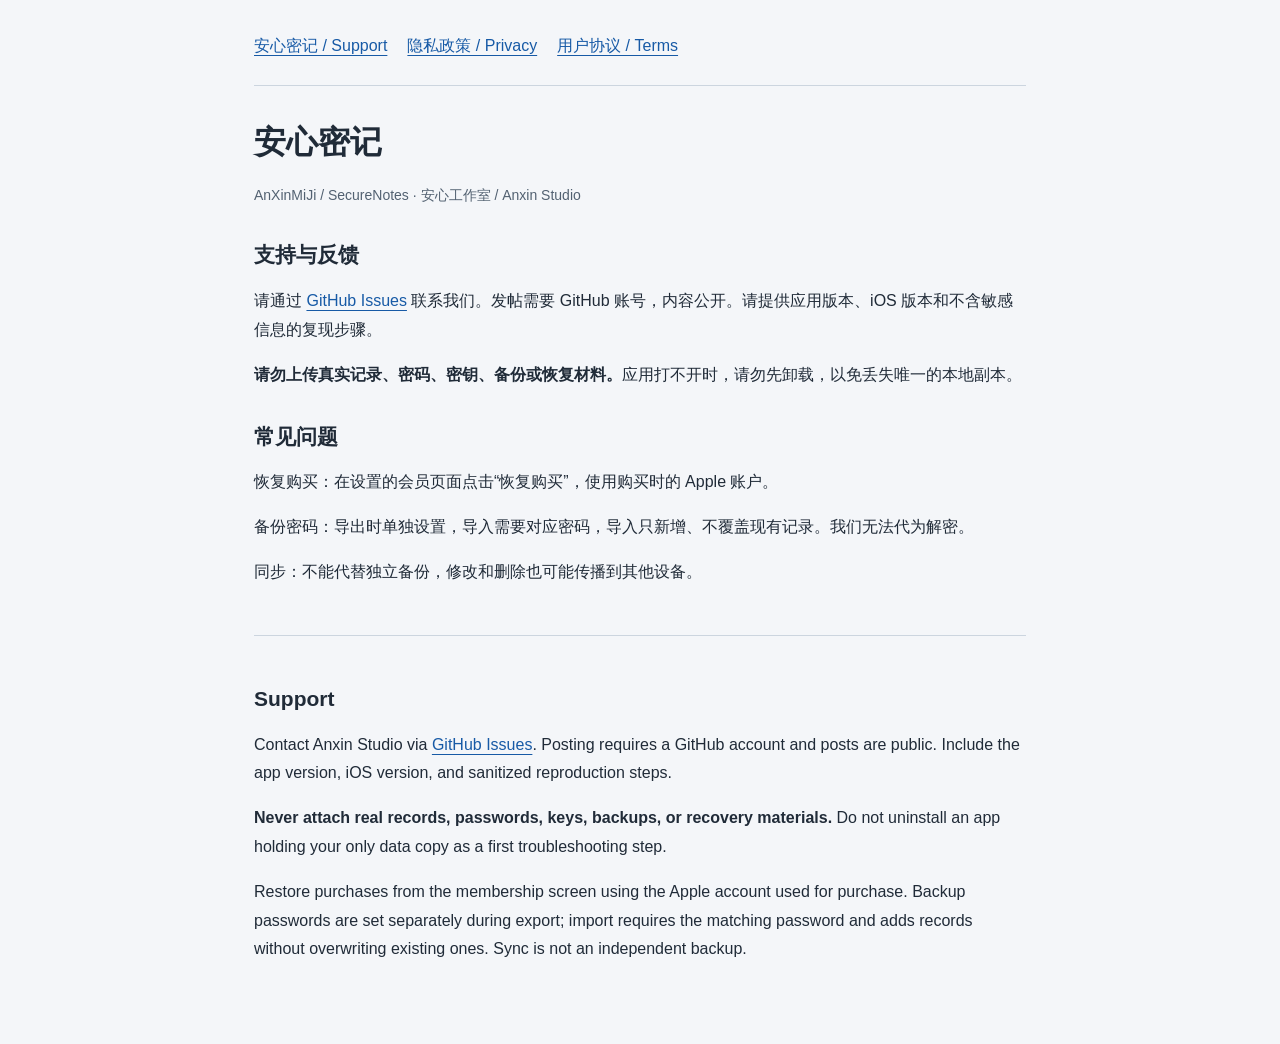
<file: index.html>
<!doctype html><html lang="zh-Hans"><head><meta charset="utf-8"><meta name="viewport" content="width=device-width, initial-scale=1"><title>安心密记 · 支持 / Support</title><link rel="stylesheet" href="style.css"></head><body><main><nav><a href="index.html">安心密记 / Support</a><a href="privacy.html">隐私政策 / Privacy</a><a href="terms.html">用户协议 / Terms</a></nav>
<h1>安心密记</h1><p class="meta">AnXinMiJi / SecureNotes · 安心工作室 / Anxin Studio</p>
<h2>支持与反馈</h2><p>请通过 <a href="https://github.com/peng-xiaodi/anxinmiji-privacy/issues">GitHub Issues</a> 联系我们。发帖需要 GitHub 账号，内容公开。请提供应用版本、iOS 版本和不含敏感信息的复现步骤。</p><p><strong>请勿上传真实记录、密码、密钥、备份或恢复材料。</strong>应用打不开时，请勿先卸载，以免丢失唯一的本地副本。</p>
<h2>常见问题</h2><p>恢复购买：在设置的会员页面点击“恢复购买”，使用购买时的 Apple 账户。</p><p>备份密码：导出时单独设置，导入需要对应密码，导入只新增、不覆盖现有记录。我们无法代为解密。</p><p>同步：不能代替独立备份，修改和删除也可能传播到其他设备。</p>
<hr><section lang="en"><h2>Support</h2><p>Contact Anxin Studio via <a href="https://github.com/peng-xiaodi/anxinmiji-privacy/issues">GitHub Issues</a>. Posting requires a GitHub account and posts are public. Include the app version, iOS version, and sanitized reproduction steps.</p><p><strong>Never attach real records, passwords, keys, backups, or recovery materials.</strong> Do not uninstall an app holding your only data copy as a first troubleshooting step.</p><p>Restore purchases from the membership screen using the Apple account used for purchase. Backup passwords are set separately during export; import requires the matching password and adds records without overwriting existing ones. Sync is not an independent backup.</p></section></main></body></html>
</file>
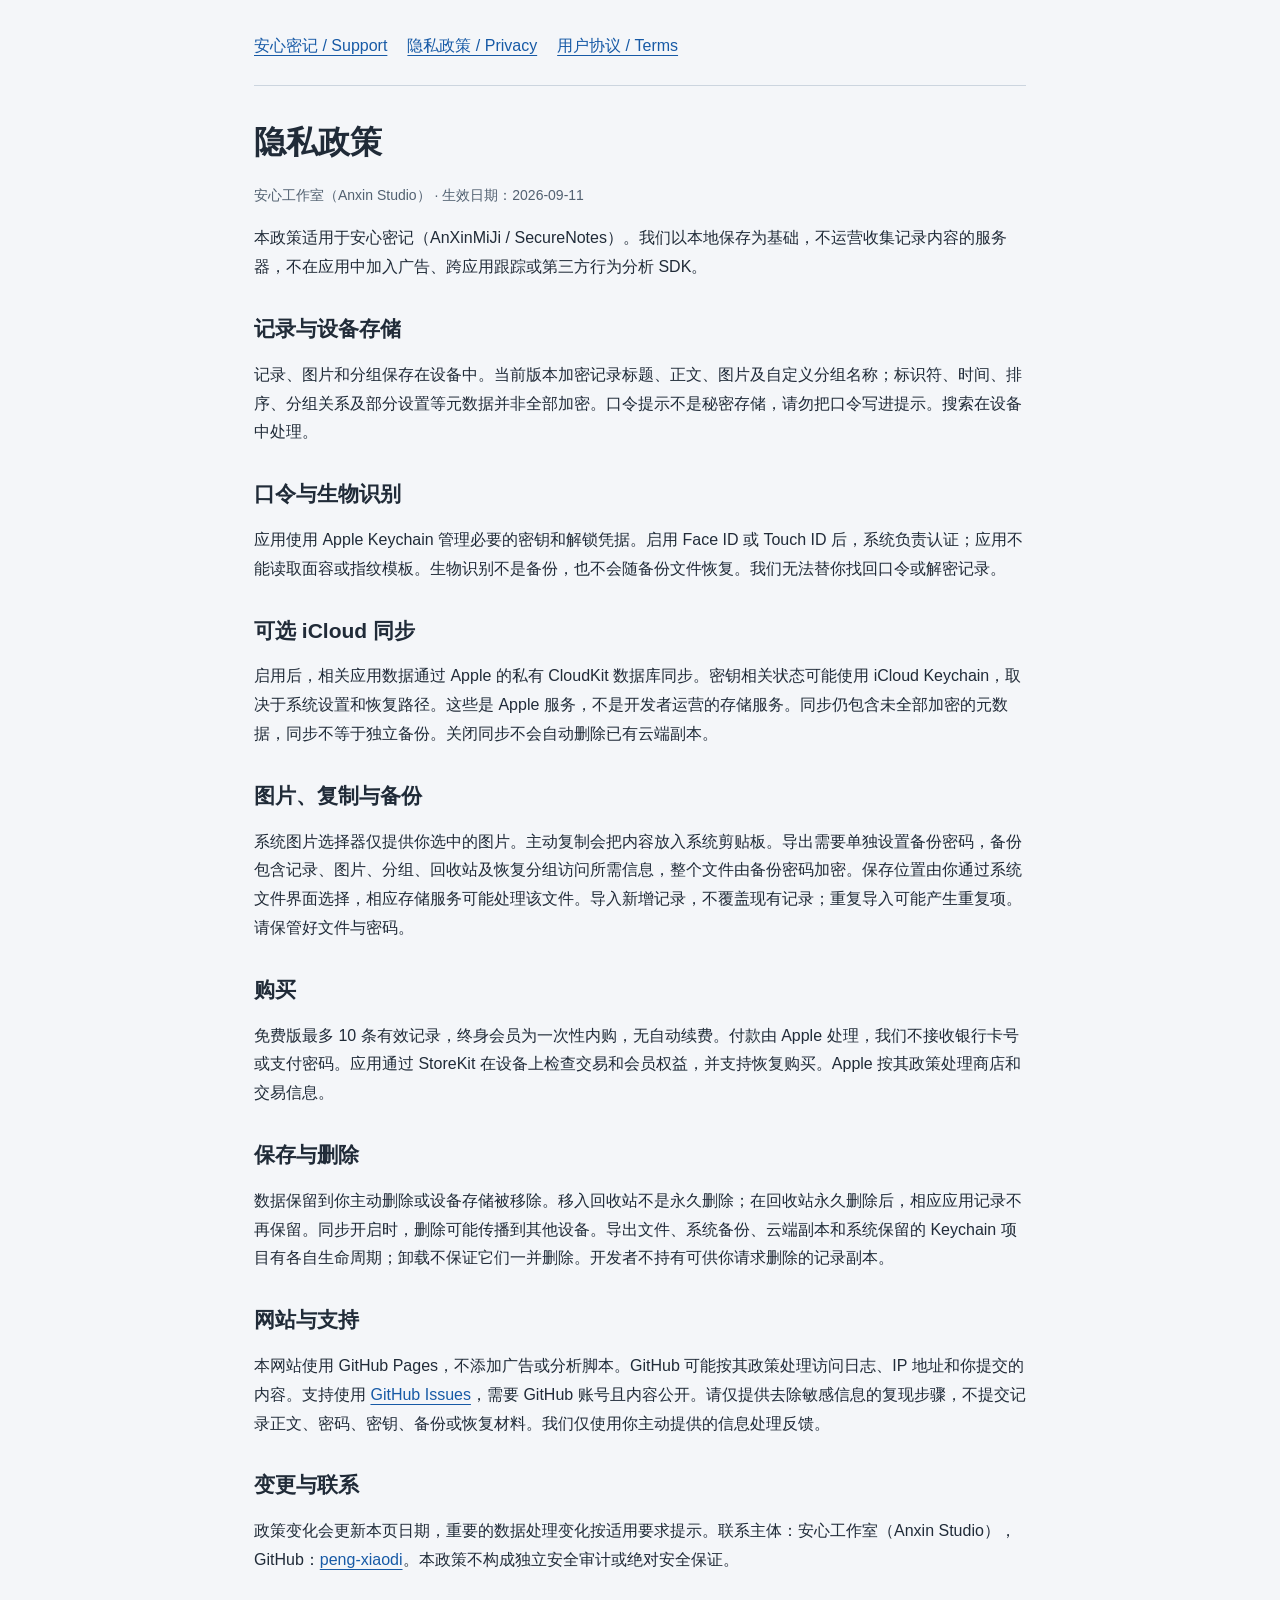
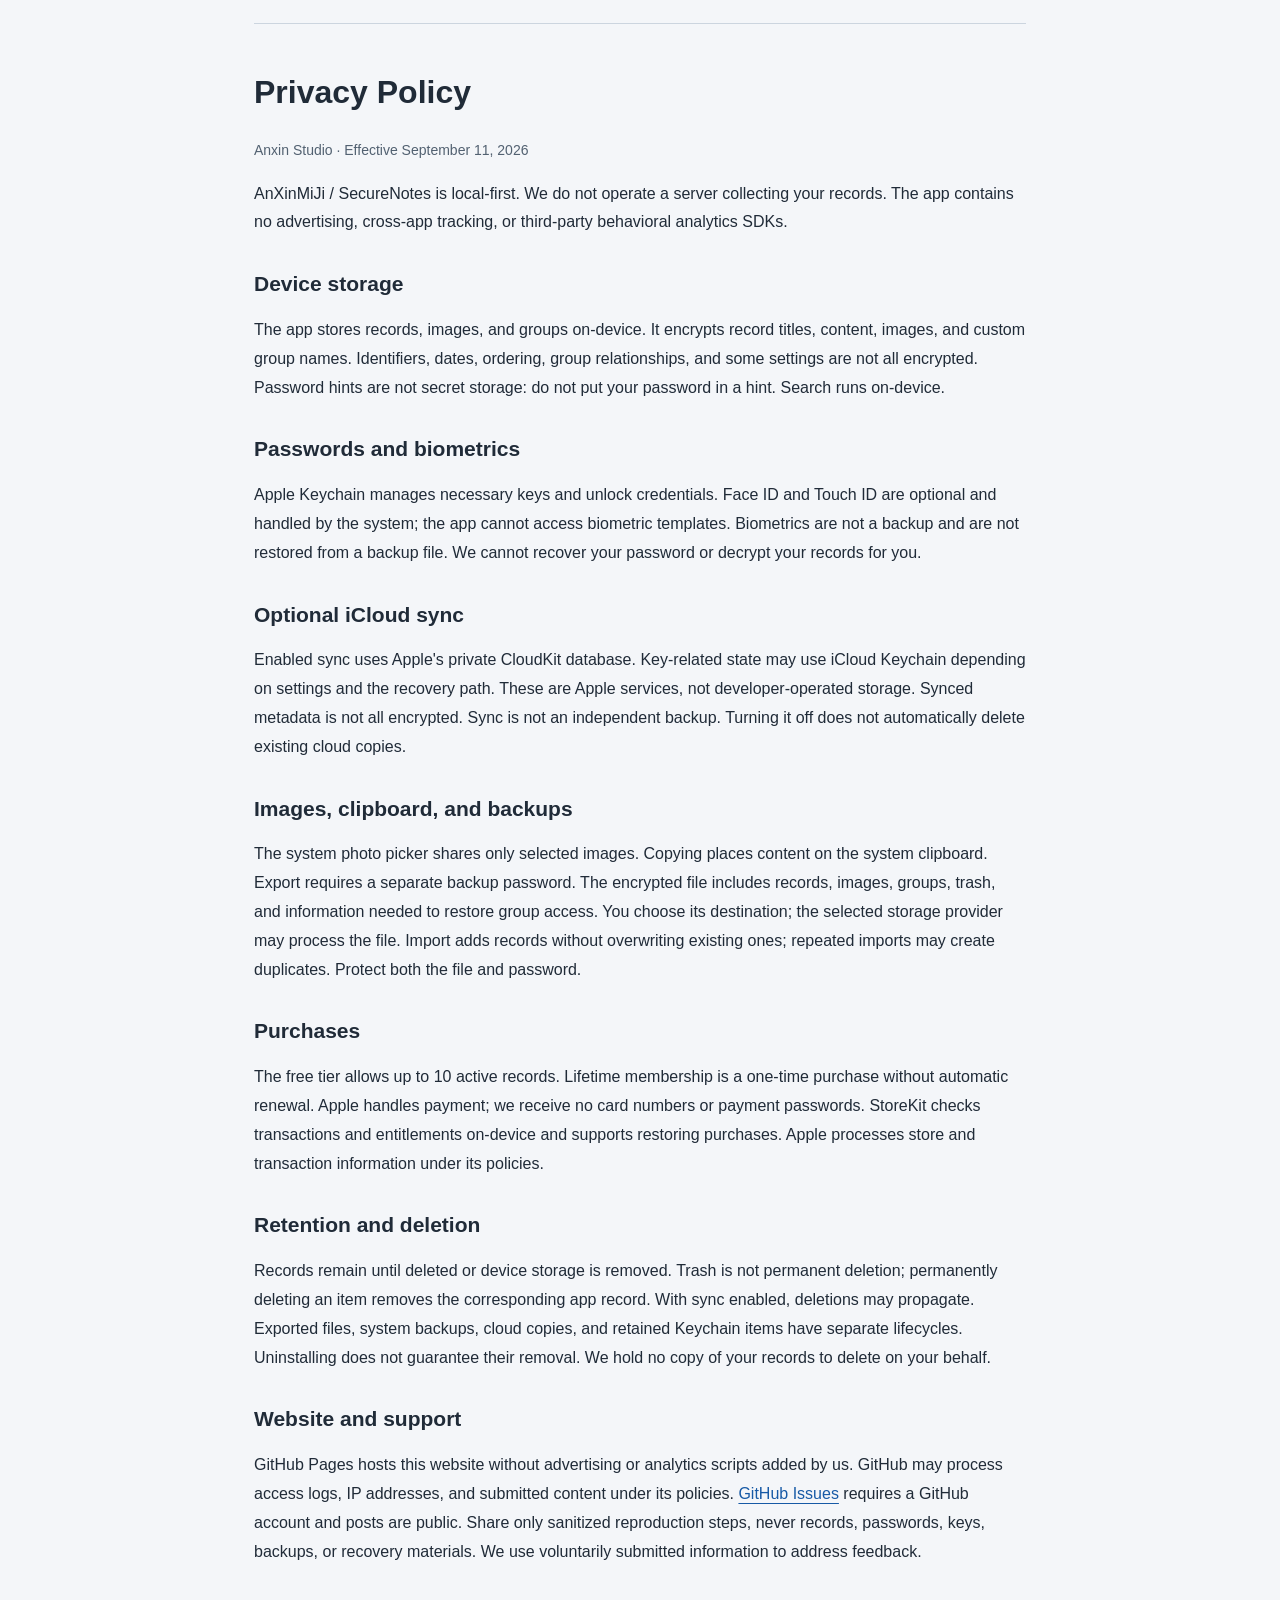
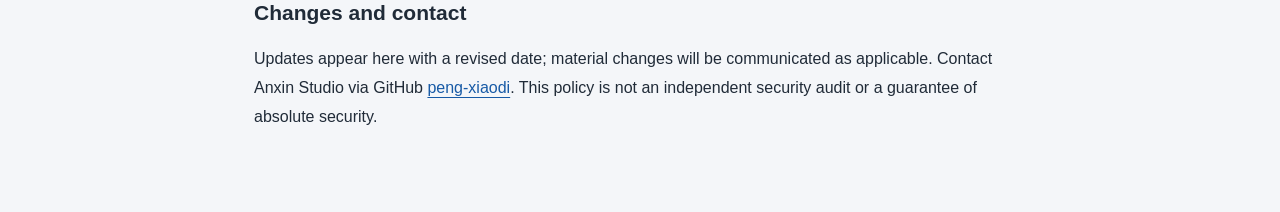
<file: privacy.html>
<!doctype html><html lang="zh-Hans"><head><meta charset="utf-8"><meta name="viewport" content="width=device-width, initial-scale=1"><title>安心密记 · 隐私政策 / Privacy Policy</title><link rel="stylesheet" href="style.css"></head><body><main><nav><a href="index.html">安心密记 / Support</a><a href="privacy.html">隐私政策 / Privacy</a><a href="terms.html">用户协议 / Terms</a></nav>
<h1>隐私政策</h1><p class="meta">安心工作室（Anxin Studio） · 生效日期：2026-09-11</p>
<p>本政策适用于安心密记（AnXinMiJi / SecureNotes）。我们以本地保存为基础，不运营收集记录内容的服务器，不在应用中加入广告、跨应用跟踪或第三方行为分析 SDK。</p>
<h2>记录与设备存储</h2><p>记录、图片和分组保存在设备中。当前版本加密记录标题、正文、图片及自定义分组名称；标识符、时间、排序、分组关系及部分设置等元数据并非全部加密。口令提示不是秘密存储，请勿把口令写进提示。搜索在设备中处理。</p>
<h2>口令与生物识别</h2><p>应用使用 Apple Keychain 管理必要的密钥和解锁凭据。启用 Face ID 或 Touch ID 后，系统负责认证；应用不能读取面容或指纹模板。生物识别不是备份，也不会随备份文件恢复。我们无法替你找回口令或解密记录。</p>
<h2>可选 iCloud 同步</h2><p>启用后，相关应用数据通过 Apple 的私有 CloudKit 数据库同步。密钥相关状态可能使用 iCloud Keychain，取决于系统设置和恢复路径。这些是 Apple 服务，不是开发者运营的存储服务。同步仍包含未全部加密的元数据，同步不等于独立备份。关闭同步不会自动删除已有云端副本。</p>
<h2>图片、复制与备份</h2><p>系统图片选择器仅提供你选中的图片。主动复制会把内容放入系统剪贴板。导出需要单独设置备份密码，备份包含记录、图片、分组、回收站及恢复分组访问所需信息，整个文件由备份密码加密。保存位置由你通过系统文件界面选择，相应存储服务可能处理该文件。导入新增记录，不覆盖现有记录；重复导入可能产生重复项。请保管好文件与密码。</p>
<h2>购买</h2><p>免费版最多 10 条有效记录，终身会员为一次性内购，无自动续费。付款由 Apple 处理，我们不接收银行卡号或支付密码。应用通过 StoreKit 在设备上检查交易和会员权益，并支持恢复购买。Apple 按其政策处理商店和交易信息。</p>
<h2>保存与删除</h2><p>数据保留到你主动删除或设备存储被移除。移入回收站不是永久删除；在回收站永久删除后，相应应用记录不再保留。同步开启时，删除可能传播到其他设备。导出文件、系统备份、云端副本和系统保留的 Keychain 项目有各自生命周期；卸载不保证它们一并删除。开发者不持有可供你请求删除的记录副本。</p>
<h2>网站与支持</h2><p>本网站使用 GitHub Pages，不添加广告或分析脚本。GitHub 可能按其政策处理访问日志、IP 地址和你提交的内容。支持使用 <a href="https://github.com/peng-xiaodi/anxinmiji-privacy/issues">GitHub Issues</a>，需要 GitHub 账号且内容公开。请仅提供去除敏感信息的复现步骤，不提交记录正文、密码、密钥、备份或恢复材料。我们仅使用你主动提供的信息处理反馈。</p>
<h2>变更与联系</h2><p>政策变化会更新本页日期，重要的数据处理变化按适用要求提示。联系主体：安心工作室（Anxin Studio），GitHub：<a href="https://github.com/peng-xiaodi">peng-xiaodi</a>。本政策不构成独立安全审计或绝对安全保证。</p>
<hr><section lang="en"><h1>Privacy Policy</h1><p class="meta">Anxin Studio · Effective September 11, 2026</p>
<p>AnXinMiJi / SecureNotes is local-first. We do not operate a server collecting your records. The app contains no advertising, cross-app tracking, or third-party behavioral analytics SDKs.</p>
<h2>Device storage</h2><p>The app stores records, images, and groups on-device. It encrypts record titles, content, images, and custom group names. Identifiers, dates, ordering, group relationships, and some settings are not all encrypted. Password hints are not secret storage: do not put your password in a hint. Search runs on-device.</p>
<h2>Passwords and biometrics</h2><p>Apple Keychain manages necessary keys and unlock credentials. Face ID and Touch ID are optional and handled by the system; the app cannot access biometric templates. Biometrics are not a backup and are not restored from a backup file. We cannot recover your password or decrypt your records for you.</p>
<h2>Optional iCloud sync</h2><p>Enabled sync uses Apple's private CloudKit database. Key-related state may use iCloud Keychain depending on settings and the recovery path. These are Apple services, not developer-operated storage. Synced metadata is not all encrypted. Sync is not an independent backup. Turning it off does not automatically delete existing cloud copies.</p>
<h2>Images, clipboard, and backups</h2><p>The system photo picker shares only selected images. Copying places content on the system clipboard. Export requires a separate backup password. The encrypted file includes records, images, groups, trash, and information needed to restore group access. You choose its destination; the selected storage provider may process the file. Import adds records without overwriting existing ones; repeated imports may create duplicates. Protect both the file and password.</p>
<h2>Purchases</h2><p>The free tier allows up to 10 active records. Lifetime membership is a one-time purchase without automatic renewal. Apple handles payment; we receive no card numbers or payment passwords. StoreKit checks transactions and entitlements on-device and supports restoring purchases. Apple processes store and transaction information under its policies.</p>
<h2>Retention and deletion</h2><p>Records remain until deleted or device storage is removed. Trash is not permanent deletion; permanently deleting an item removes the corresponding app record. With sync enabled, deletions may propagate. Exported files, system backups, cloud copies, and retained Keychain items have separate lifecycles. Uninstalling does not guarantee their removal. We hold no copy of your records to delete on your behalf.</p>
<h2>Website and support</h2><p>GitHub Pages hosts this website without advertising or analytics scripts added by us. GitHub may process access logs, IP addresses, and submitted content under its policies. <a href="https://github.com/peng-xiaodi/anxinmiji-privacy/issues">GitHub Issues</a> requires a GitHub account and posts are public. Share only sanitized reproduction steps, never records, passwords, keys, backups, or recovery materials. We use voluntarily submitted information to address feedback.</p>
<h2>Changes and contact</h2><p>Updates appear here with a revised date; material changes will be communicated as applicable. Contact Anxin Studio via GitHub <a href="https://github.com/peng-xiaodi">peng-xiaodi</a>. This policy is not an independent security audit or a guarantee of absolute security.</p></section></main></body></html>
</file>
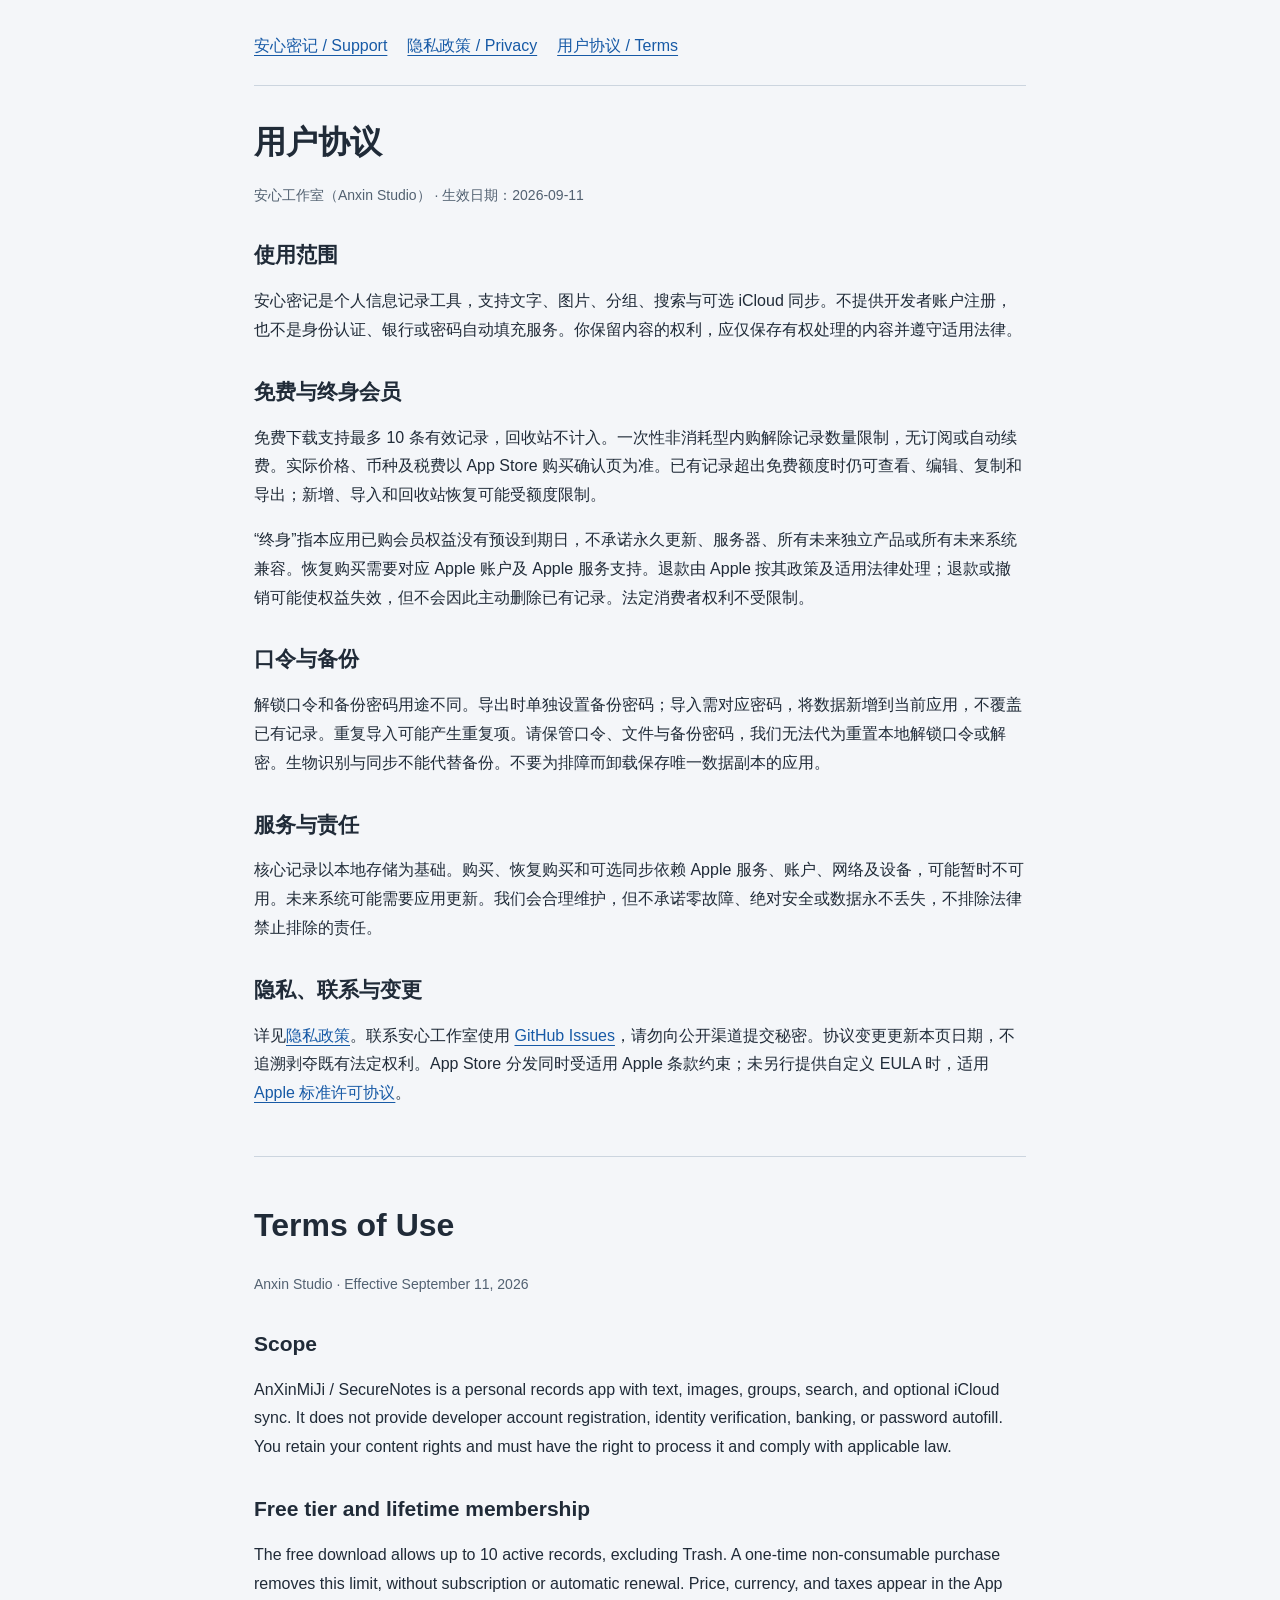
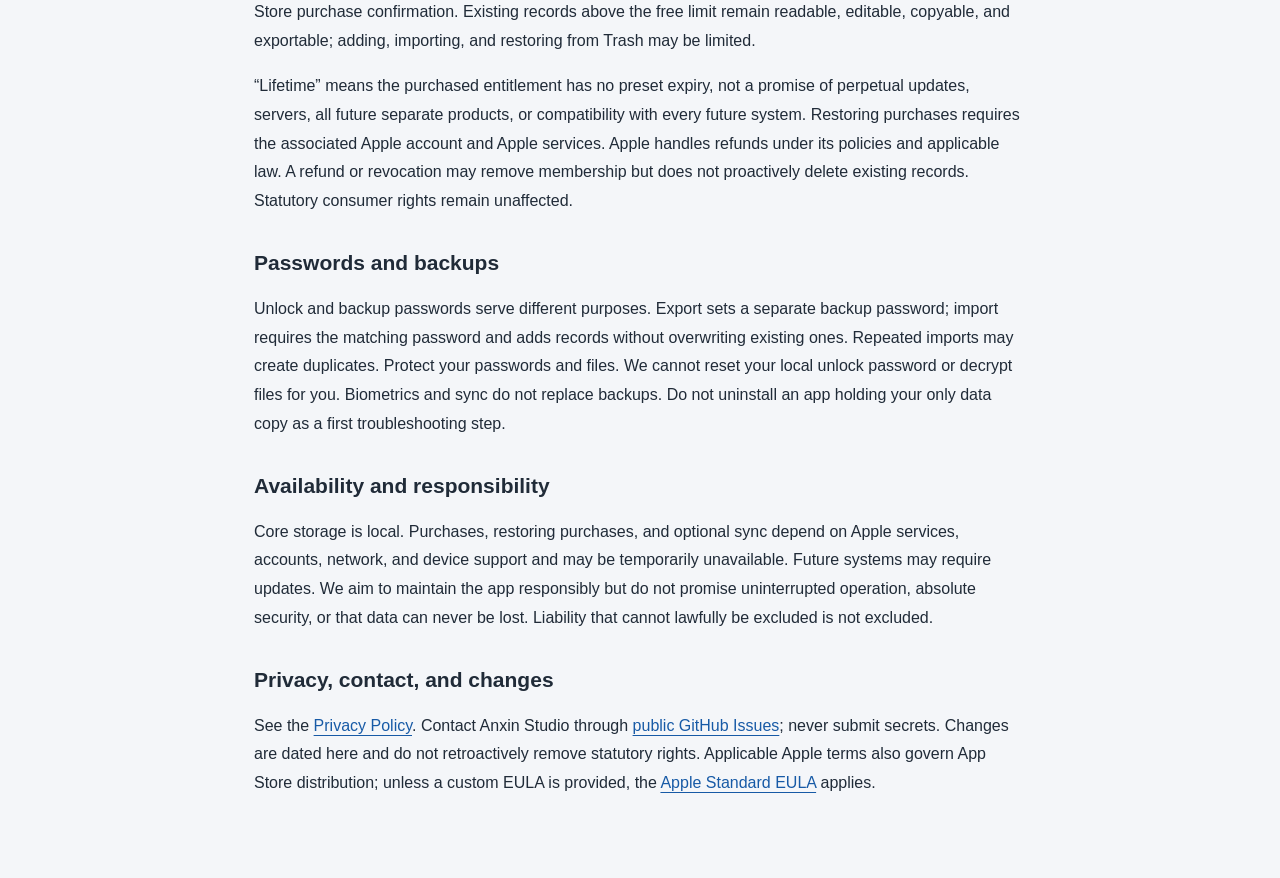
<file: terms.html>
<!doctype html><html lang="zh-Hans"><head><meta charset="utf-8"><meta name="viewport" content="width=device-width, initial-scale=1"><title>安心密记 · 用户协议 / Terms</title><link rel="stylesheet" href="style.css"></head><body><main><nav><a href="index.html">安心密记 / Support</a><a href="privacy.html">隐私政策 / Privacy</a><a href="terms.html">用户协议 / Terms</a></nav>
<h1>用户协议</h1><p class="meta">安心工作室（Anxin Studio） · 生效日期：2026-09-11</p>
<h2>使用范围</h2><p>安心密记是个人信息记录工具，支持文字、图片、分组、搜索与可选 iCloud 同步。不提供开发者账户注册，也不是身份认证、银行或密码自动填充服务。你保留内容的权利，应仅保存有权处理的内容并遵守适用法律。</p>
<h2>免费与终身会员</h2><p>免费下载支持最多 10 条有效记录，回收站不计入。一次性非消耗型内购解除记录数量限制，无订阅或自动续费。实际价格、币种及税费以 App Store 购买确认页为准。已有记录超出免费额度时仍可查看、编辑、复制和导出；新增、导入和回收站恢复可能受额度限制。</p><p>“终身”指本应用已购会员权益没有预设到期日，不承诺永久更新、服务器、所有未来独立产品或所有未来系统兼容。恢复购买需要对应 Apple 账户及 Apple 服务支持。退款由 Apple 按其政策及适用法律处理；退款或撤销可能使权益失效，但不会因此主动删除已有记录。法定消费者权利不受限制。</p>
<h2>口令与备份</h2><p>解锁口令和备份密码用途不同。导出时单独设置备份密码；导入需对应密码，将数据新增到当前应用，不覆盖已有记录。重复导入可能产生重复项。请保管口令、文件与备份密码，我们无法代为重置本地解锁口令或解密。生物识别与同步不能代替备份。不要为排障而卸载保存唯一数据副本的应用。</p>
<h2>服务与责任</h2><p>核心记录以本地存储为基础。购买、恢复购买和可选同步依赖 Apple 服务、账户、网络及设备，可能暂时不可用。未来系统可能需要应用更新。我们会合理维护，但不承诺零故障、绝对安全或数据永不丢失，不排除法律禁止排除的责任。</p>
<h2>隐私、联系与变更</h2><p>详见<a href="privacy.html">隐私政策</a>。联系安心工作室使用 <a href="https://github.com/peng-xiaodi/anxinmiji-privacy/issues">GitHub Issues</a>，请勿向公开渠道提交秘密。协议变更更新本页日期，不追溯剥夺既有法定权利。App Store 分发同时受适用 Apple 条款约束；未另行提供自定义 EULA 时，适用 <a href="https://www.apple.com/legal/internet-services/itunes/dev/stdeula/">Apple 标准许可协议</a>。</p>
<hr><section lang="en"><h1>Terms of Use</h1><p class="meta">Anxin Studio · Effective September 11, 2026</p>
<h2>Scope</h2><p>AnXinMiJi / SecureNotes is a personal records app with text, images, groups, search, and optional iCloud sync. It does not provide developer account registration, identity verification, banking, or password autofill. You retain your content rights and must have the right to process it and comply with applicable law.</p>
<h2>Free tier and lifetime membership</h2><p>The free download allows up to 10 active records, excluding Trash. A one-time non-consumable purchase removes this limit, without subscription or automatic renewal. Price, currency, and taxes appear in the App Store purchase confirmation. Existing records above the free limit remain readable, editable, copyable, and exportable; adding, importing, and restoring from Trash may be limited.</p><p>“Lifetime” means the purchased entitlement has no preset expiry, not a promise of perpetual updates, servers, all future separate products, or compatibility with every future system. Restoring purchases requires the associated Apple account and Apple services. Apple handles refunds under its policies and applicable law. A refund or revocation may remove membership but does not proactively delete existing records. Statutory consumer rights remain unaffected.</p>
<h2>Passwords and backups</h2><p>Unlock and backup passwords serve different purposes. Export sets a separate backup password; import requires the matching password and adds records without overwriting existing ones. Repeated imports may create duplicates. Protect your passwords and files. We cannot reset your local unlock password or decrypt files for you. Biometrics and sync do not replace backups. Do not uninstall an app holding your only data copy as a first troubleshooting step.</p>
<h2>Availability and responsibility</h2><p>Core storage is local. Purchases, restoring purchases, and optional sync depend on Apple services, accounts, network, and device support and may be temporarily unavailable. Future systems may require updates. We aim to maintain the app responsibly but do not promise uninterrupted operation, absolute security, or that data can never be lost. Liability that cannot lawfully be excluded is not excluded.</p>
<h2>Privacy, contact, and changes</h2><p>See the <a href="privacy.html">Privacy Policy</a>. Contact Anxin Studio through <a href="https://github.com/peng-xiaodi/anxinmiji-privacy/issues">public GitHub Issues</a>; never submit secrets. Changes are dated here and do not retroactively remove statutory rights. Applicable Apple terms also govern App Store distribution; unless a custom EULA is provided, the <a href="https://www.apple.com/legal/internet-services/itunes/dev/stdeula/">Apple Standard EULA</a> applies.</p></section></main></body></html>
</file>
<file: style.css>
:root { color-scheme: light dark; font-family: -apple-system, BlinkMacSystemFont, "Segoe UI", sans-serif; line-height: 1.8; color: #202b38; background: #f4f6f9; }
* { box-sizing: border-box; }
body { margin: 0; }
main { max-width: 820px; margin: auto; padding: 32px 24px 64px; }
nav { display: flex; gap: 20px; flex-wrap: wrap; padding-bottom: 24px; border-bottom: 1px solid #ccd5df; }
h1 { font-size: 32px; line-height: 1.25; margin-top: 36px; }
h2 { font-size: 21px; line-height: 1.4; margin-top: 32px; }
p { overflow-wrap: anywhere; }
a { color: #175aa6; text-underline-offset: 4px; }
a:focus-visible { outline: 3px solid #b17c17; outline-offset: 4px; }
.meta { color: #526171; font-size: 14px; }
hr { margin: 48px 0; border: 0; border-top: 1px solid #ccd5df; }
@media (prefers-color-scheme: dark) { :root { color: #e6eaf0; background: #14181e; } a { color: #8bbcff; } .meta { color: #aebbc9; } nav, hr { border-color: #39434f; } }
@media (max-width: 420px) { main { padding: 24px 18px 48px; } h1 { font-size: 28px; } }
</file>
